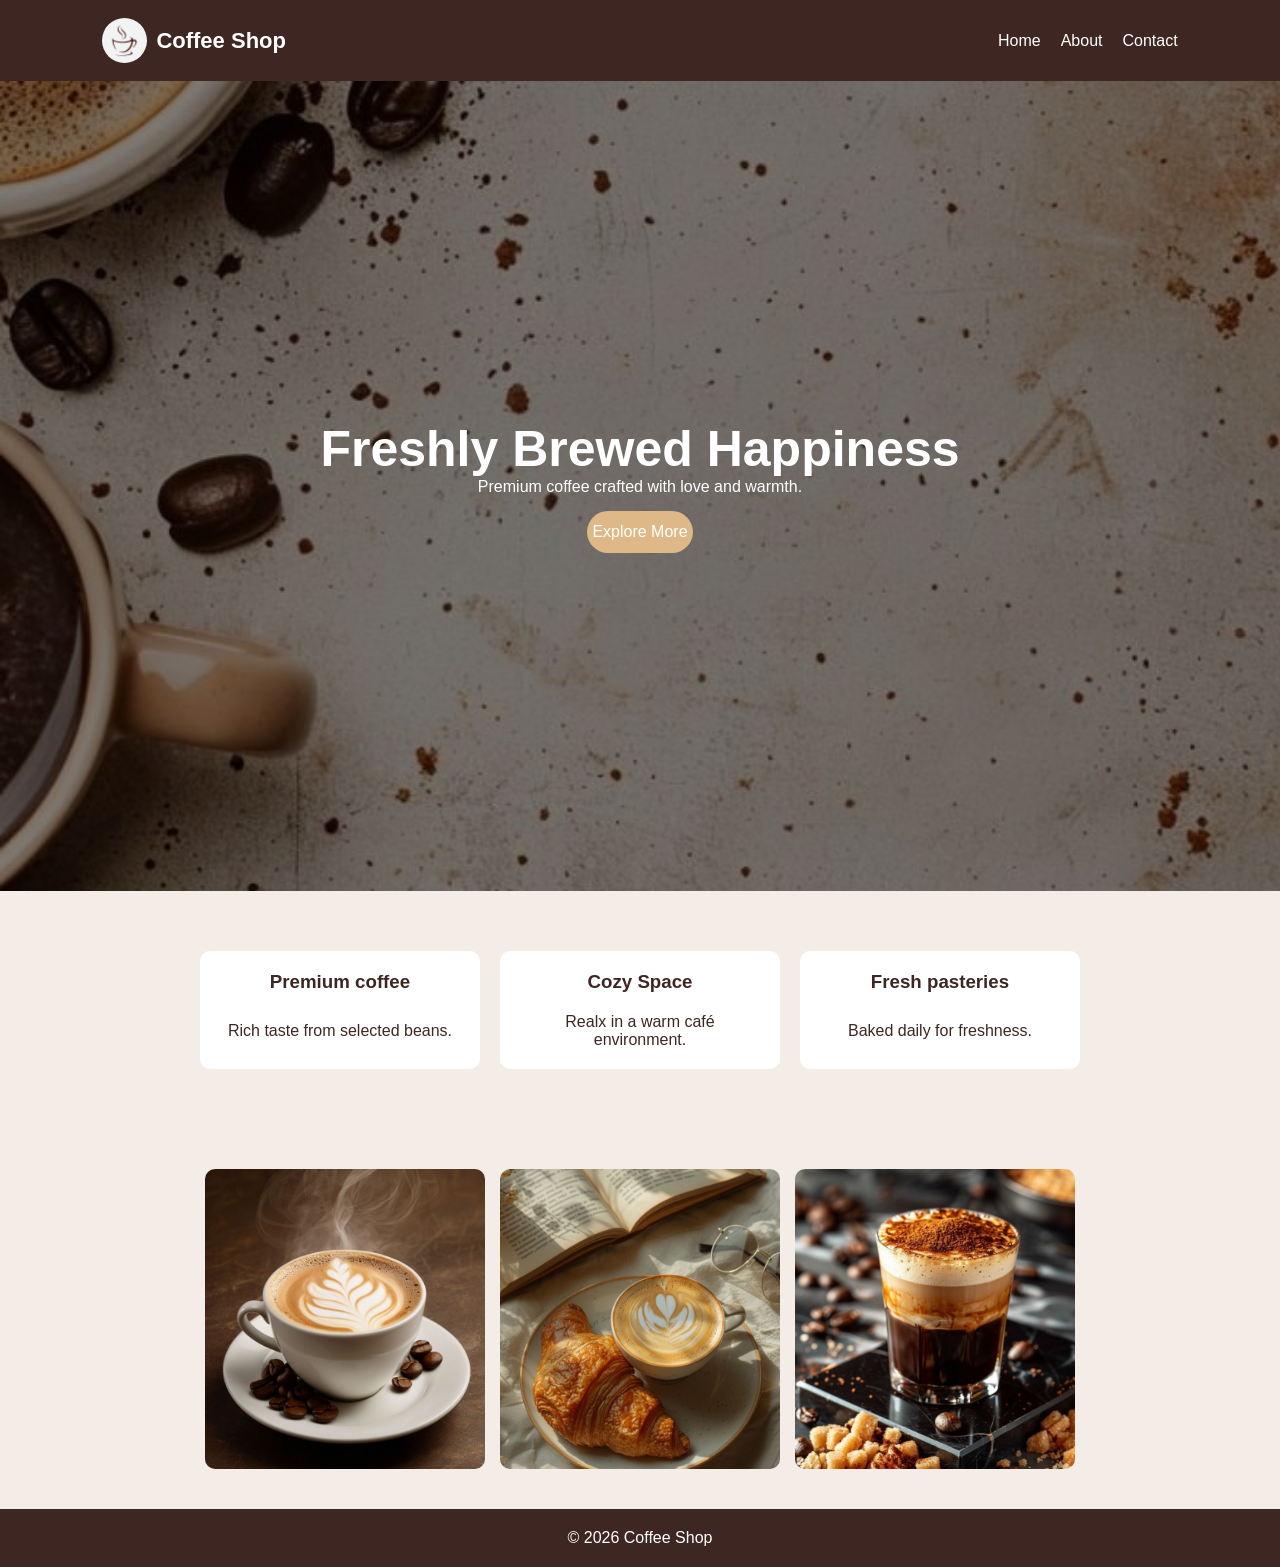
<file: index.html>
<!DOCTYPE html>
<html lang="en">
<head>
    <meta charset="UTF-8">
    <meta name="viewport" content="width=device-width, initial-scale=1.0">
    <title>COFFEE SHOP</title>
<link rel="stylesheet" href="style.css">
</head>
<body>
    <header>
        <nav class="navbar">
            <div class="logo-container">
<img src="logo.jpg" alt="Coffee shop">
                <!--Logo Name-->
                <h1>Coffee Shop</h1>

            </div>
            <ul class="nav-links">
                <li><a href="index.html">Home</a></li>
            <li><a href="about.html">About</a></li>
        <li><a href="contact.html">Contact</a></li>    
        </ul>
        </nav>
    </header>
  <!--Navbar-->
  <section class="hero">
    <div class="hero-overlay">
<div class="hero-text">
    <h2>Freshly Brewed Happiness</h2>
<p>Premium coffee crafted with love and warmth.</p>
<a href="about.html" class="btn">Explore More</a>
</div>
    </div>

  </section>  

  <section class="features">

    <div class="card">
<h3>Premium coffee</h3>
<p>Rich taste from selected beans. </p>
    </div>

    <div class="card">
<h3>Cozy Space</h3>
<p>Realx in a warm café environment.</p>
    </div>

    <div class="card">
<h3>Fresh pasteries</h3>
<p>Baked daily for freshness.</p>
    </div>
  </section>

  <section class="gallery">
    <img src="image 1.jpg" alt="">
    <img src="image 2.jpg" alt="">
    <img src="image 3.jpg" alt="">

  </section>
  <footer>
    <p>© 2026 Coffee Shop</p>
  </footer>
</body>
</html>
</file>
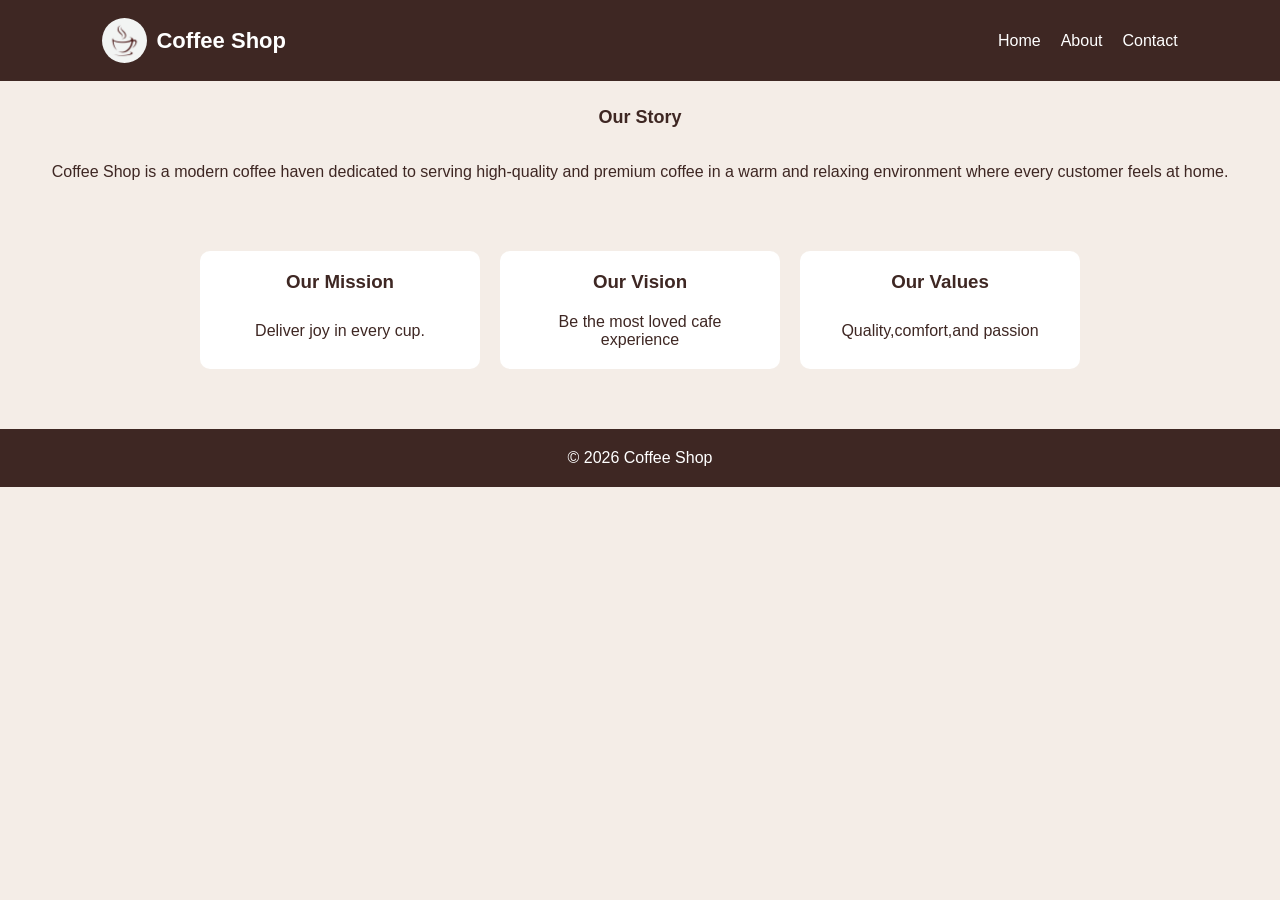
<file: about.html>
<!DOCTYPE html>
<html lang="en">
<head>
    <meta charset="UTF-8">
    <meta name="viewport" content="width=device-width, initial-scale=1.0">
    <title>Coffee Shop</title>
    <link rel="stylesheet" href="style.css">
</head>
<body>
     <header>
        <nav class="navbar">
            <div class="logo-container">
<img src="logo.jpg" alt="Coffee shop">
                <!--Logo Name-->
                <h1>Coffee Shop</h1>

            </div>
            <ul class="nav-links">
                <li><a href="index.html">Home</a></li>
            <li><a href="about.html">About</a></li>
        <li><a href="contact.html">Contact</a></li>    
        </ul>
        </nav>
    </header>
    <section class="text-section">
        <div class="about-content">
        <h2>Our Story</h2>

    </section>
<section class="text-section">
    <p>Coffee Shop is a modern coffee haven dedicated to serving high-quality and premium
    coffee in a warm and relaxing environment where every customer feels at home.</p>
</div>
</section>

<section class="features">
    <div class="card">
        <h3>Our Mission</h3>
        <p>Deliver joy in every cup.</p>

    </div>

    <div class="card">
        <h3>Our Vision</h3>
        <p>Be the most loved cafe experience</p>
    </div>

    <div class="card">
        <h3>Our Values</h3>
        <p>Quality,comfort,and passion</p>
    </div>
</section>

<footer>
    <p>© 2026 Coffee Shop</p>
</footer>
        </body>
</html>
</file>
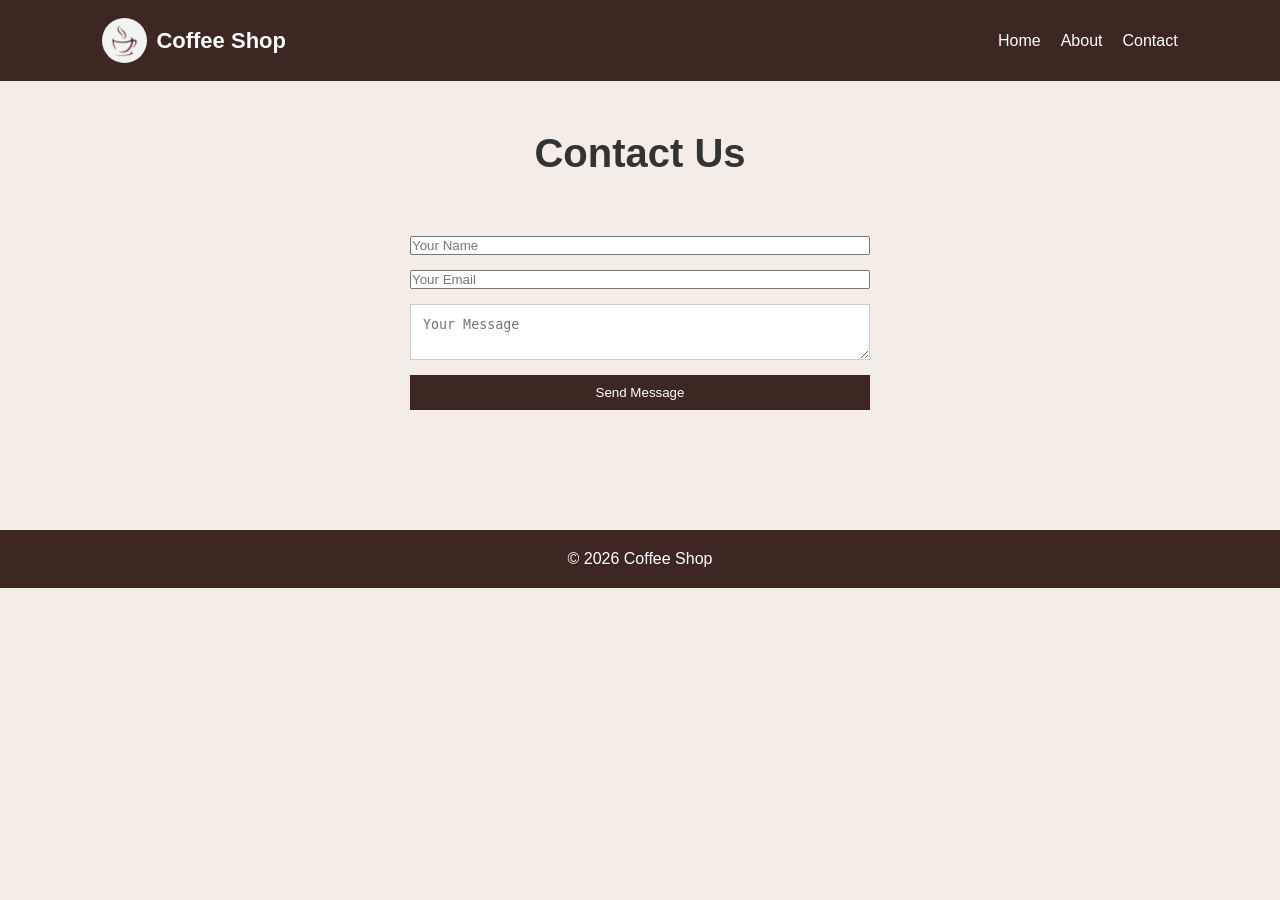
<file: contact.html>
<!DOCTYPE html>
<html lang="en">
<head>
    <meta charset="UTF-8">
    <meta name="viewport" conte
    t="width=device-width, initial-scale=1.0">
    <title>Coffee shop</title>
    <link rel="stylesheet" href="style.css">
</head>
<body>
    <header>
        <nav class="navbar">
            <div class="logo-container">
<img src="logo.jpg" alt="Coffee shop">
                <!--Logo Name-->
                <h1>Coffee Shop</h1>

            </div>
            <ul class="nav-links">
                <li><a href="index.html">Home</a></li>
            <li><a href="about.html">About</a></li>
        <li><a href="contact.html">Contact</a></li>    
        </ul>
        </nav>
    </header>
   <section class="page-header">
    <h1>Contact Us</h1>

   </section>
   <section class="contact-section">


   
   <form class="contact-form">
    <input type="text" placeholder="Your Name" required>
    <input type="email" placeholder="Your Email" required>
    <textarea placeholder="Your Message"required></textarea>
    <button type="submit">Send Message</button>
   </form>
    </section>
    <footer>
    <p>© 2026 Coffee Shop</p>
</footer>
</body>
</html>
</file>
<file: style.css>
*{
    margin: 0;
    padding: 0;
    box-sizing: border-box;
}
body{
    font-family: Arial, sans-serif;
    background: #f4ede7;
    color: #3e2723;
}

/*navbar*/
.navbar{
    display: flex;
    justify-content: space-between;
    align-items: center;
    padding: 18px 8%;
    background: #3e2723;
width: 100%;
}
.logo-container{
    display: flex;
    align-items: center;
    gap: 9px;
}
.logo-container img{
    width: 45px;
    height: 45px;
    border-radius: 50%;
}
.logo-container h1{
    color: white;
    font-size: 22px;
}
.nav-links{
    display: flex;
    list-style: none;
    gap: 20px;
}
.nav-links a{
    color: white;
    text-decoration: none;
font-size: 16px;
font-weight: 500;
position: relative;
transition: 0.3s ease;
}
.nav-links a:hover{
    color: #d7a86e;
}
.hero{
    height: 90vh;
    background: url(bg.jpg)center/cover;
    position: relative;
}
.hero-overlay{
    text-align: center;
    width: 100%;
    height: 100%;
    background: rgba(0, 0, 0, 0.5);
    display: flex;
    justify-content: center;
    align-items: center;
}
.hero-text{
    text-align: center;
    color: white;
}
.hero-text h2{
    font-size: 50px;
}

/*Button*/
.btn{
    display: inline-block;
    padding: 12px 5px;
    background:burlywood;
    color: white;
    text-decoration: none;
    border-radius: 35px;
    margin-top: 15px;
    
}

.btn:hover{
    background: #8b5e3c;
    transform: translateY(-3px);
}

/*features*/
.features{
    display: flex;
    gap: 20px;
    justify-content: center;
    padding: 60px;
    flex-wrap: wrap;
}
.card{
    background: white;
    padding: 20px;
    width: 280px;
    text-align: center;
 transition: 0.3s ease;
    border-radius: 10px;
    display: flex;
    justify-content: center;
    flex-wrap: wrap;
    gap: 20px;
}
.card:hover{
    transform: translateY(-8px);
    box-shadow: 0 8px 20px rgba(0, 0, 0, 0.15);
}

/*gallery*/
.gallery{
    display: flex;
    gap: 15px;
    justify-content: center;
padding: 40px 8%;
flex-wrap: wrap;
}

.gallery img{
    width: 280px;
    height: 300px;
    object-fit: cover;
    border-radius: 10px;
}
/*about*/
.text-section{
    display: flex;
    justify-content: center;
    padding: 10px;
}
.about-content{
    max-width: 700px;
    text-align: center;
padding: 10px;
}
.about-content h2{
    font-size: 18px;
    line-height: 1.8;
}
/*contact form*/
.page-header{
    text-align: center;
    padding: 50px 20px 20px;
}
.page-header h1{
    font-size: 2.5rem;
    margin: 0;
    color: #333;
}
.contact-section{
padding: 20px;
display: flex;
justify-content: center;
}

.contact-form{
   display: flex;
   flex-direction: column;
   gap: 15px;
   width: 95%;
   max-width: 500px;
   margin: 0 auto;
   padding: 20px;
   border-radius: 0 5px 20px rgba(0,0,0,0.1);
}

.input,textarea{
    padding: 12px;
    box-sizing: border-box;
    border: 1px solid #ccc;
   
}



button{
    padding: 10px;
    background: #3e2723;
    color: white;
    border: none;
    margin-bottom: 80px;
   justify-content: center;

}
button:hover{
    background: #8b5e3c;
    transform: translateY(-3px);
}

/*footer*/
footer{
    text-align: center;
    padding: 20px;
    background: #3e2723;
    color: white;
}

@media(max-width:768px){
    .hero-text h2{
        font-size: 30px;
    }
    .navbar{
        flex-direction: column;
        gap: 10px;
    }
.nav-links {
    flex-direction: row;
    gap: 55px;
}
.features{
    flex-direction: column;
   align-items: center;
}
.gallery img{
    width: 100%;
    height: auto;
}
.card{
    flex-direction: column;
    align-items: center;
}
}
</file>
